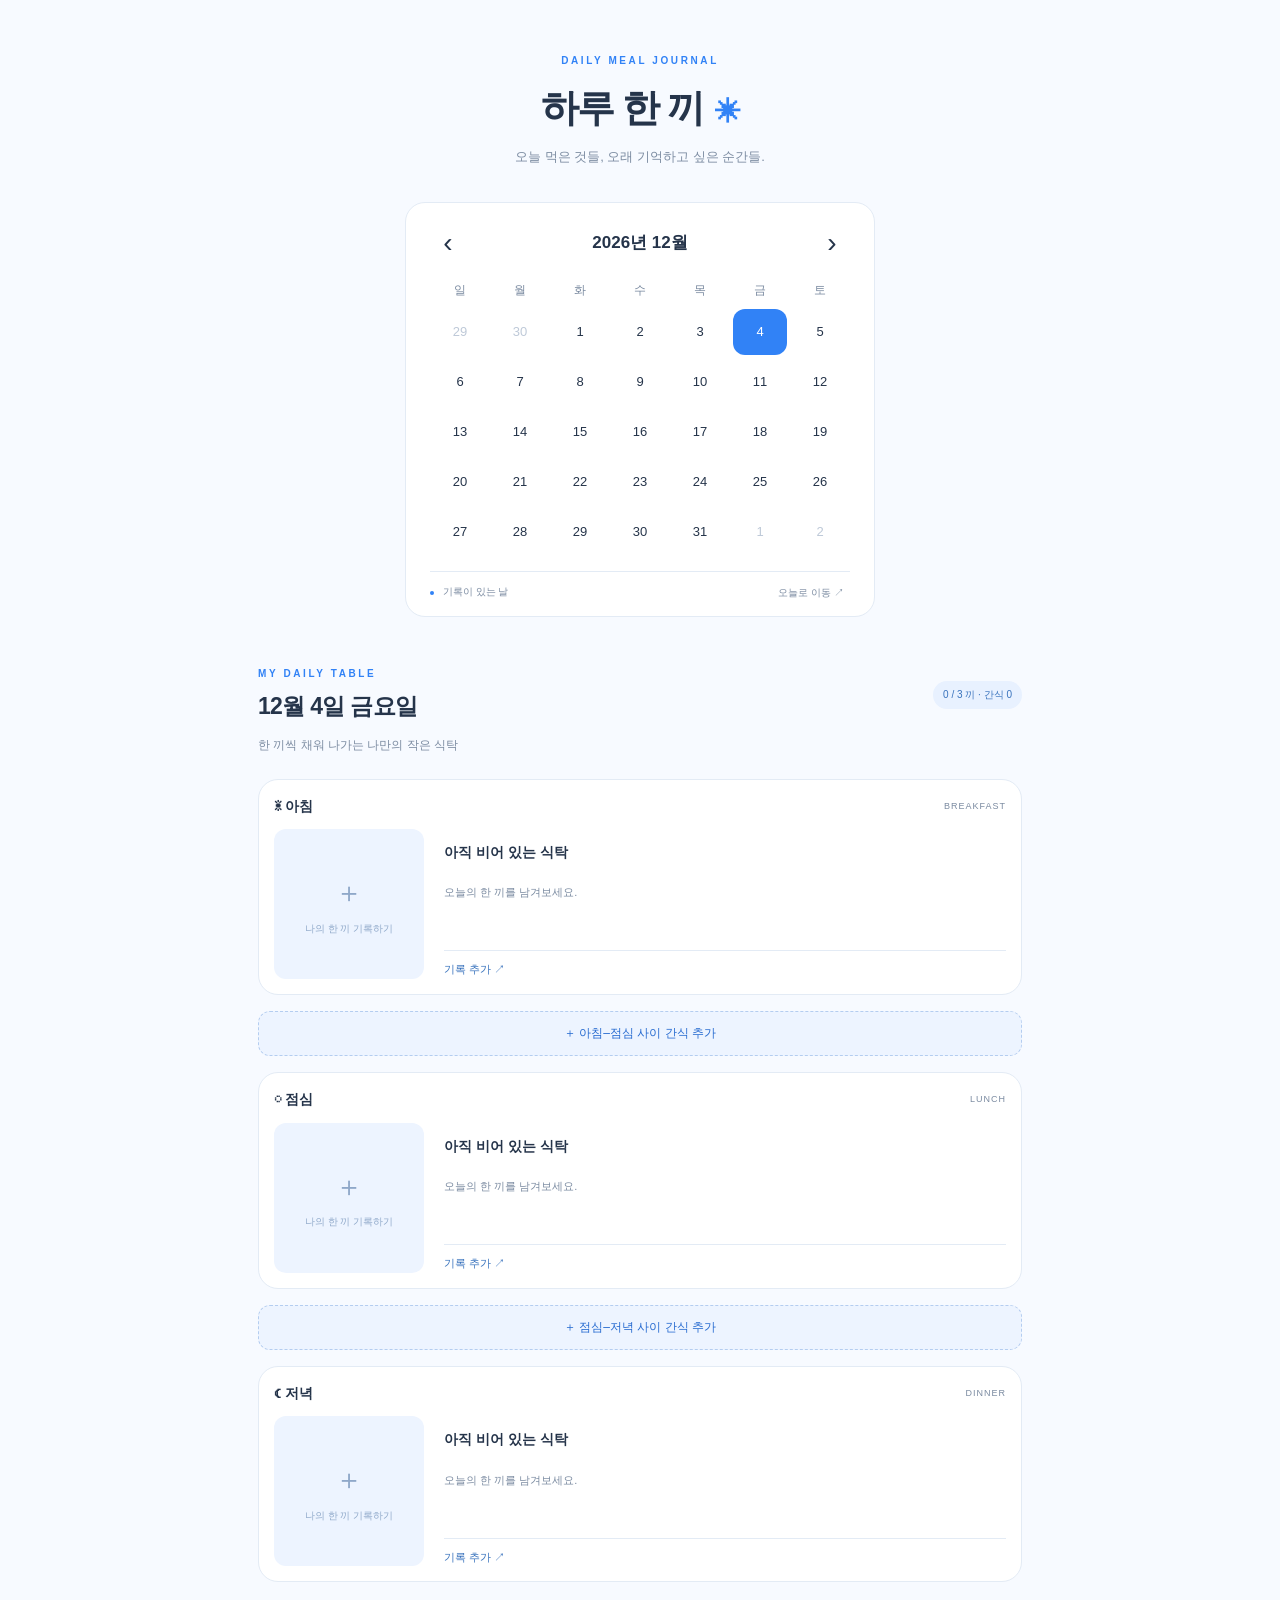
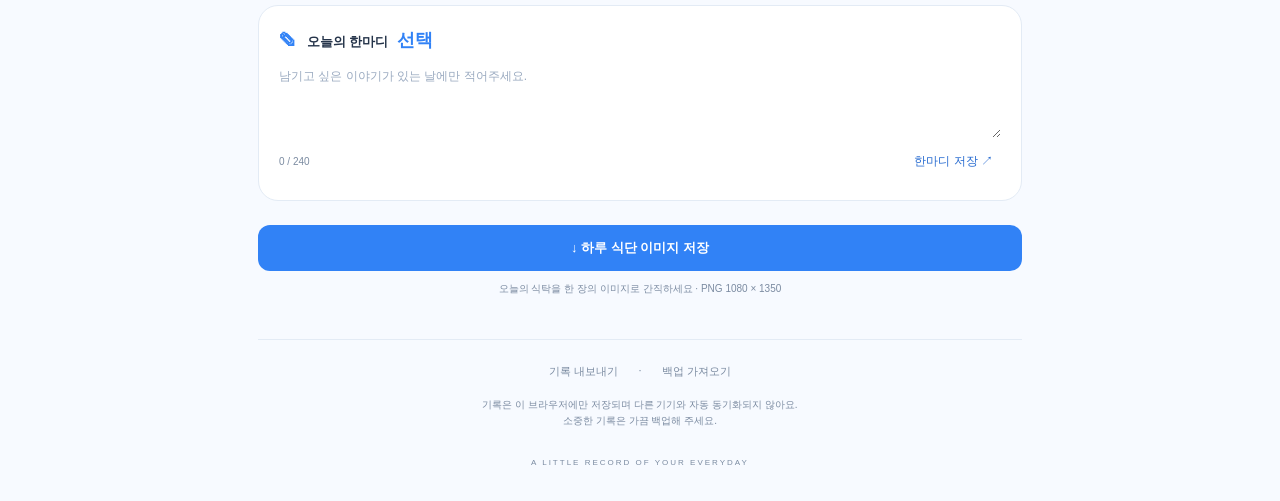
<file: index.html>
<!doctype html>
<html lang="ko">
<head><meta charset="utf-8"><meta name="viewport" content="width=device-width,initial-scale=1"><meta name="theme-color" content="#f7faff"><title>하루 한 끼 · Daily Meal Journal</title><link rel="stylesheet" href="style.css"><script src="app.js" defer></script></head>
<body>
<main>
<header class="masthead"><span class="eyebrow">DAILY MEAL JOURNAL</span><h1>하루 한 끼<span>✳︎</span></h1><p>오늘 먹은 것들, 오래 기억하고 싶은 순간들.</p></header>
<section class="calendar card" aria-label="월별 식단 달력"><div class="month-nav"><button id="prev" aria-label="이전 달">‹</button><h2 id="month"></h2><button id="next" aria-label="다음 달">›</button></div><div class="weekdays" aria-hidden="true"><span>일</span><span>월</span><span>화</span><span>수</span><span>목</span><span>금</span><span>토</span></div><div id="days" class="days"></div><div class="calendar-footer"><span><i></i> 기록이 있는 날</span><button id="today">오늘로 이동 ↗</button></div></section>
<section class="journal"><div class="day-heading"><div><span class="eyebrow">MY DAILY TABLE</span><h2 id="selected-date"></h2></div><span id="meal-count" class="pill">0 / 3 끼 기록</span></div><p class="hint">한 끼씩 채워 나가는 나만의 작은 식탁</p><div id="meals" class="meals"></div>
<section class="note card"><label for="daily-note"><span>✎</span> 오늘의 한마디 <span class="optional">선택</span></label><textarea id="daily-note" maxlength="240" placeholder="남기고 싶은 이야기가 있는 날에만 적어주세요." rows="3"></textarea><div class="note-footer"><span id="note-count">0 / 240</span><button id="save-note" class="text-button">한마디 저장 ↗</button></div></section>
<button id="export-image" class="primary wide">↓ 하루 식단 이미지 저장</button><p class="export-caption">오늘의 식탁을 한 장의 이미지로 간직하세요 · PNG 1080 × 1350</p></section>
<footer><div class="backup-actions"><button id="backup">기록 내보내기</button><span>·</span><button id="restore">백업 가져오기</button><input id="backup-file" type="file" accept="application/json,.json" hidden></div><p>기록은 이 브라우저에만 저장되며 다른 기기와 자동 동기화되지 않아요.<br>소중한 기록은 가끔 백업해 주세요.</p><span class="footer-brand">A LITTLE RECORD OF YOUR EVERYDAY</span></footer>
</main>
<dialog id="meal-dialog"><form id="meal-form"><div class="dialog-heading"><div><span class="eyebrow">A MOMENT AT THE TABLE</span><h2 id="editor-title"></h2></div><button type="button" id="close-dialog" aria-label="닫기">×</button></div><label class="upload" for="photo"><img id="photo-preview" alt="선택한 식사 사진" hidden><span id="upload-label">＋<br>사진 한 장을 골라주세요<small>JPG, PNG, WebP · 최대 15MB</small></span></label><input id="photo" type="file" accept="image/jpeg,image/png,image/webp" hidden><button id="remove-photo" type="button" class="text-button" hidden>사진 제거</button><label for="menu">음식명 / 메뉴 <span class="required">필수</span></label><input id="menu" maxlength="80" placeholder="예: 따뜻한 버섯 리조또" required><label for="memo">메모 <span class="optional">선택</span></label><textarea id="memo" maxlength="300" rows="3" placeholder="어디서, 누구와, 어떤 맛이었나요?"></textarea><div class="editor-actions"><button id="delete-meal" type="button" class="danger">기록 삭제</button><button id="save-meal" type="submit" class="primary">기록 저장</button></div></form></dialog>
<dialog id="image-dialog"><div class="dialog-heading"><h2>오늘의 식탁 이미지</h2><button id="close-image" aria-label="닫기">×</button></div><img id="result-image" alt="하루 식단 이미지"><a id="download-image" class="primary" download>PNG 다운로드</a><button id="share-image" class="text-button" hidden>공유 / 사진에 저장</button><p class="hint">모바일에서 다운로드가 어려우면 이미지를 길게 눌러 저장하세요.</p></dialog>
<div id="status" role="status" aria-live="polite"></div>
</body></html>
</file>
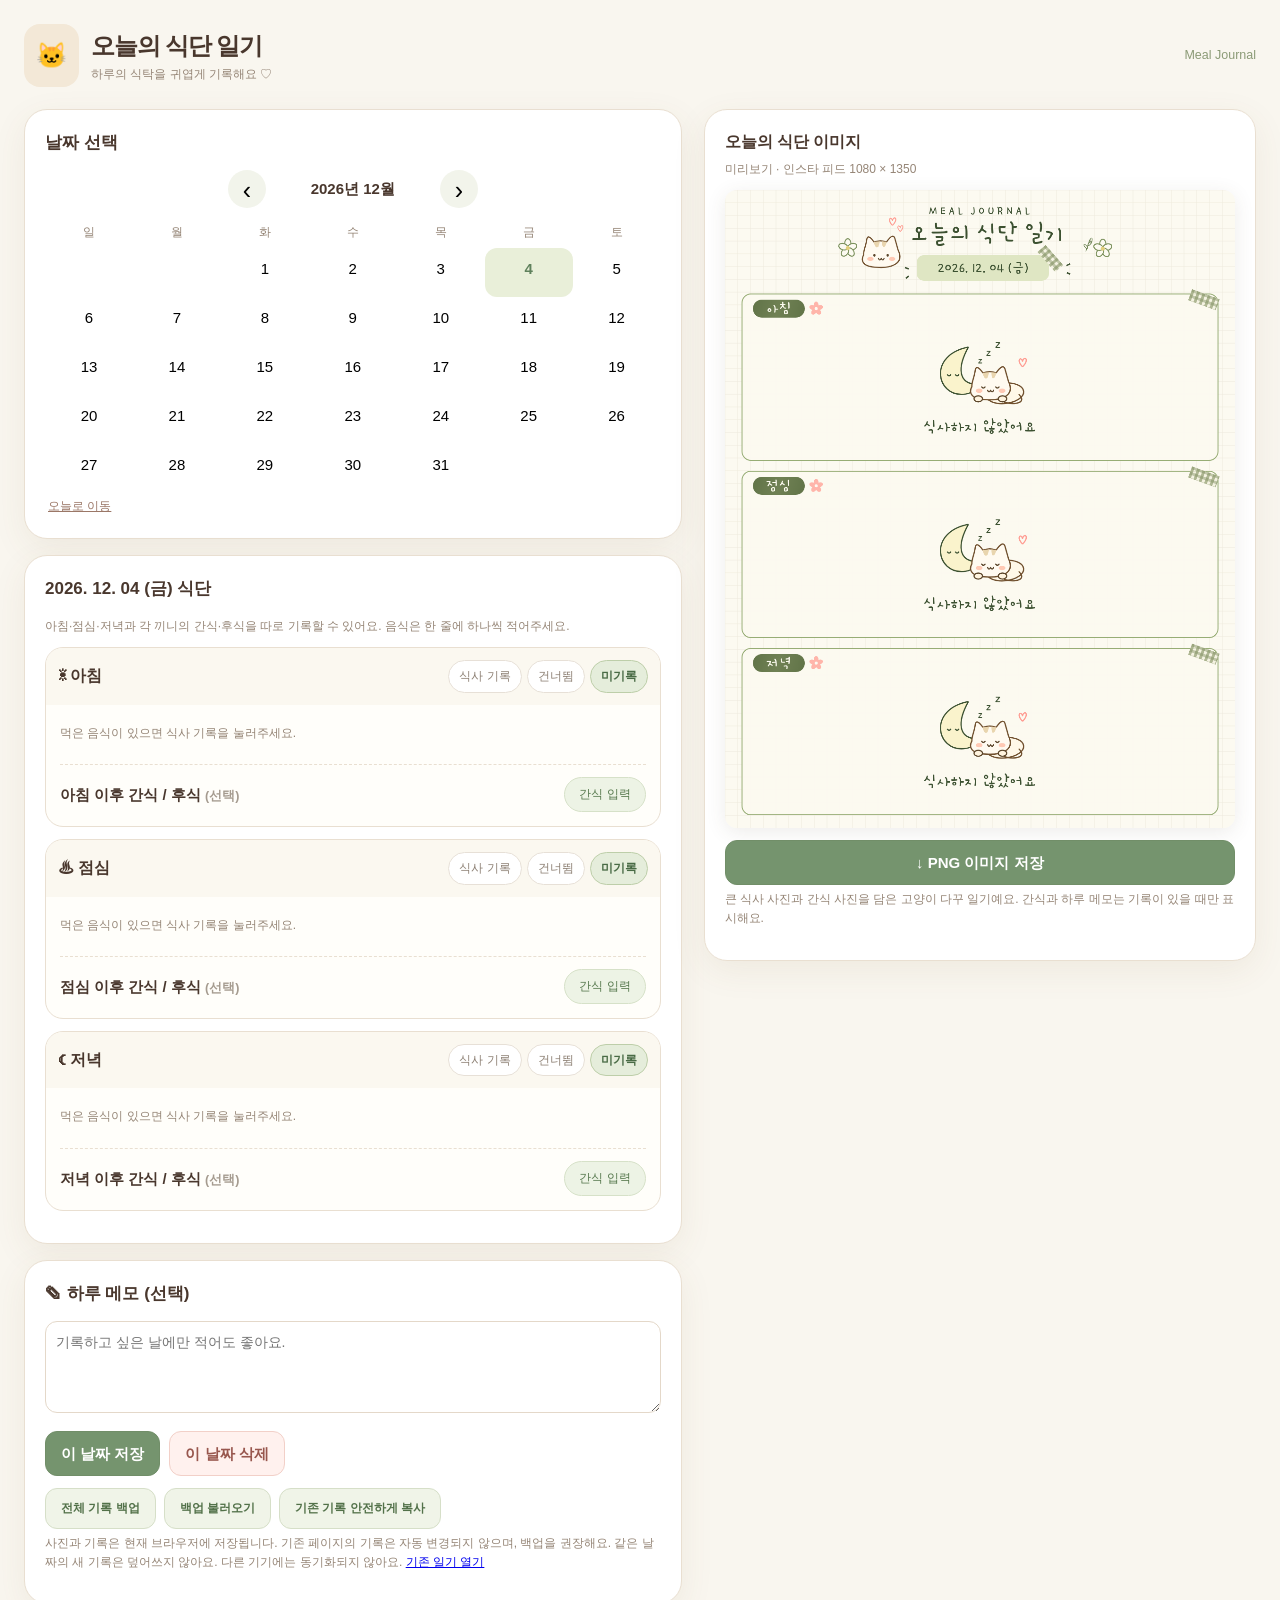
<file: journal/index.html>
<!doctype html>
<html lang="ko"><head><meta charset="utf-8"><meta name="viewport" content="width=device-width,initial-scale=1"><meta name="theme-color" content="#fffaf3"><title>오늘의 식단 일기</title>
<style>
@font-face{font-family:JournalHand;src:url("fonts/GamjaFlower-Regular.woff2") format("woff2");font-weight:700;font-display:swap}

:root{--ink:#49372d;--muted:#958576;--sage:#94a779;--green:#e9efd9;--cream:#fffaf3;--border:#e9dfd1}*{box-sizing:border-box}body{margin:0;background:#f9f6ef;color:var(--ink);font:15px/1.55 -apple-system,BlinkMacSystemFont,"Apple SD Gothic Neo","Malgun Gothic",sans-serif}button,input,textarea{font:inherit}button{cursor:pointer}button:focus-visible,textarea:focus-visible,input:focus-visible{outline:3px solid #a3bc87;outline-offset:2px}main{max-width:1400px;margin:auto;padding:24px}header{display:flex;justify-content:space-between;align-items:center;margin:0 0 22px;gap:10px}h1{margin:0;font-size:24px;letter-spacing:-.05em}header p{margin:0;color:var(--muted);font-size:12px}.logo{display:flex;gap:12px;align-items:center}.logo i{font-style:normal;background:#f3e8d7;padding:12px;border-radius:16px;font-size:25px}.workspace{display:grid;grid-template-columns:minmax(0,1fr) minmax(330px,.84fr);gap:22px;align-items:start}.stack{display:grid;gap:16px}.panel,.preview{background:white;border:1px solid var(--border);border-radius:23px;padding:20px;box-shadow:0 10px 34px #6e543014}.panel h2{font-size:17px;margin:0 0 14px}.sub{font-size:12px;color:var(--muted);margin:5px 0 12px}.nav{display:flex;justify-content:center;align-items:center;gap:22px;margin-bottom:15px}.nav strong{min-width:130px;text-align:center}.nav button{border:0;background:#f2f4eb;border-radius:50%;width:38px;height:38px;font-size:25px}.week,.dates{display:grid;grid-template-columns:repeat(7,1fr);text-align:center}.week{font-size:12px;color:var(--muted);margin-bottom:6px}.dates button{background:none;border:0;border-radius:12px;min-height:49px;display:flex;flex-direction:column;align-items:center;justify-content:center;gap:3px}.dates button.today{color:#5f815c;font-weight:800}.dates button.selected{background:var(--green);font-weight:800}.dot{width:5px;height:5px;border-radius:50%;background:#8ca77c}.meal{border:1px solid var(--border);border-radius:18px;margin:12px 0;overflow:hidden;background:#fffefa}.mealhead{background:#fbf8f0;padding:12px;display:flex;align-items:center;justify-content:space-between;gap:8px}.mealhead strong{font-size:16px}.modes{display:flex;gap:5px;flex-wrap:wrap;justify-content:end}.mode{border:1px solid #e7e0d7;border-radius:20px;background:white;padding:6px 10px;font-size:12px;color:#8d8074}.mode.on{background:#e5eddb;border-color:#bdcea9;color:#496b45;font-weight:750}.mode.skip.on{background:#f8e9e4;color:#985f4d}.mealbody{padding:14px;display:grid;gap:10px}.fields{display:grid;grid-template-columns:1fr 140px;gap:12px}.fieldlabel{font-size:12px;font-weight:750;display:block;margin-bottom:6px}textarea{width:100%;resize:vertical;border:1px solid #e4d8c9;border-radius:12px;padding:10px;min-height:92px;background:white;font-size:14px;color:var(--ink)}.upload{min-height:114px;display:flex;align-items:center;justify-content:center;position:relative;background:#f5efe5;border:1px dashed #d8c7b4;border-radius:13px;overflow:hidden;cursor:pointer;color:#987e6d;font-size:13px;text-align:center}.upload img{position:absolute;inset:0;width:100%;height:100%;object-fit:cover}.upload span{z-index:1;background:#fff9eecc;padding:4px 8px;border-radius:10px}.upload input{position:absolute;inset:0;opacity:0;cursor:pointer;z-index:2;width:100%;height:100%}.small{border:0;background:none;color:#9b7767;text-decoration:underline;font-size:12px;padding:3px}.snackline{display:flex;align-items:center;justify-content:space-between;border-top:1px dashed var(--border);padding-top:12px;gap:10px}.snackline button{border:1px solid #d6e1c8;background:#edf3e5;border-radius:20px;padding:7px 14px;color:#56784d;font-size:12px}.sfields{display:none}.sfields.show{display:grid}.action{display:flex;flex-wrap:wrap;gap:9px}.btn{border:1px solid #d6dfc8;border-radius:12px;padding:10px 15px;background:#f0f4e8;color:#527149;font-weight:700}.btn.primary{border-color:#718e68;background:#75946e;color:white}.btn.danger{background:#fff1ee;color:#98574e;border-color:#f2d0c8}.saveinfo{color:#63855e;font-size:12px;margin:8px 0 0}.preview{position:sticky;top:14px}.preview h2{margin:0 0 4px;font-size:16px}.preview canvas{display:block;width:100%;aspect-ratio:4/5;border-radius:12px;box-shadow:0 4px 20px #4f42301a;background:#fffcf6}.preview .btn{width:100%;margin-top:12px}.footer{color:#9b8c7c;font-size:12px;text-align:center;padding:15px 0}.secondaryactions{display:flex;gap:8px;flex-wrap:wrap;margin-top:12px}.secondaryactions button{font-size:12px}.hidden{display:none!important}@media(max-width:900px){main{padding:14px}.workspace{grid-template-columns:1fr}.preview{position:static;max-width:660px;width:100%;margin:auto}.panel,.preview{padding:15px}}@media(max-width:440px){header h1{font-size:20px}.fields{grid-template-columns:minmax(0,1fr) 110px}.mealhead{flex-wrap:wrap}.upload{min-height:98px}.nav{gap:14px}}
</style></head>
<body><main><header><div class="logo"><i>🐱</i><div><h1>오늘의 식단 일기</h1><p>하루의 식탁을 귀엽게 기록해요 ♡</p></div></div><small style="color:#8b9a76">Meal Journal</small></header><div class="workspace"><section class="stack">
<div class="panel"><h2>날짜 선택</h2><div class="nav"><button id="prev" aria-label="이전 달">‹</button><strong id="month"></strong><button id="next" aria-label="다음 달">›</button></div><div class="week"><span>일</span><span>월</span><span>화</span><span>수</span><span>목</span><span>금</span><span>토</span></div><div class="dates" id="dates"></div><button class="small" id="today">오늘로 이동</button></div>
<div class="panel"><h2 id="heading"></h2><p class="sub">아침·점심·저녁과 각 끼니의 간식·후식을 따로 기록할 수 있어요. 음식은 한 줄에 하나씩 적어주세요.</p><div id="forms"></div></div>
<div class="panel"><h2>✎ 하루 메모 (선택)</h2><textarea id="memo" maxlength="600" placeholder="기록하고 싶은 날에만 적어도 좋아요."></textarea><div class="action" style="margin-top:12px"><button class="btn primary" id="save">이 날짜 저장</button><button class="btn danger" id="clear">이 날짜 삭제</button></div><p class="saveinfo" id="status" role="status"></p><div class="secondaryactions"><button class="btn" id="backup">전체 기록 백업</button><button class="btn" id="restore">백업 불러오기</button><button class="btn" id="legacy">기존 기록 안전하게 복사</button><input id="restorefile" class="hidden" type="file" accept=".json,application/json"></div><p class="sub">사진과 기록은 현재 브라우저에 저장됩니다. 기존 페이지의 기록은 자동 변경되지 않으며, 백업을 권장해요. 같은 날짜의 새 기록은 덮어쓰지 않아요. 다른 기기에는 동기화되지 않아요. <a href="../">기존 일기 열기</a></p></div>
</section><aside class="preview"><h2>오늘의 식단 이미지</h2><p class="sub">미리보기 · 인스타 피드 1080 × 1350</p><canvas id="poster" width="1080" height="1350"></canvas><button class="btn primary" id="download">↓ PNG 이미지 저장</button><button class="btn" id="share-image" type="button" hidden disabled>공유 / 사진에 저장</button><p id="share-status" class="sub" role="status" hidden></p><p class="sub">큰 식사 사진과 간식 사진을 담은 고양이 다꾸 일기예요. 간식과 하루 메모는 기록이 있을 때만 표시해요.</p></aside></div></main>
<script src="journal.js?v=share-20261102" defer></script></body></html>
</file>
<file: style.css>
:root{--paper:#f7faff;--ink:#25344a;--muted:#7b8ba1;--accent:#3182F6;--line:#e3ebf5;--soft:#edf4ff}*{box-sizing:border-box}body{margin:0;background:var(--paper);color:var(--ink);font-family:Arial,'Apple SD Gothic Neo','Malgun Gothic',sans-serif;font-size:14px;line-height:1.6}button,input,textarea{font:inherit}button,a,label.upload{-webkit-tap-highlight-color:transparent}button{cursor:pointer;border:0;background:none;color:inherit}button:disabled{opacity:.5;cursor:wait}button:focus-visible,a:focus-visible{outline:2px solid var(--accent);outline-offset:4px}main{max-width:820px;margin:auto;padding:48px 28px 30px}.masthead{text-align:center;margin-bottom:34px}.eyebrow{font-size:10px;letter-spacing:2.6px;color:var(--accent);font-weight:700}h1{font-size:38px;letter-spacing:-2px;font-weight:600;margin:8px 0}h1 span{color:var(--accent);font-size:26px;margin-left:12px}p{margin:8px 0}.masthead p{color:var(--muted);font-size:13px}.card{border:1px solid var(--line);border-radius:20px;background:#ffffff}.calendar{max-width:470px;margin:0 auto 44px;padding:20px 24px 14px}.month-nav{display:flex;align-items:center;justify-content:space-between;margin-bottom:18px}.month-nav h2{font-size:17px;font-weight:600;margin:0}.month-nav button{font-size:28px;width:36px;height:40px;line-height:1}.weekdays,.days{display:grid;grid-template-columns:repeat(7,minmax(0,1fr));text-align:center}.weekdays{font-size:12px;color:var(--muted);margin-bottom:7px}.days button{height:46px;position:relative;border-radius:12px;margin:2px 3px;font-size:13px}.days button:hover{background:var(--soft)}.days .outside{color:#bec9d8}.days .today{background:#edf1f7}.days .selected{background:var(--accent);color:white}.days .recorded:after{content:'';position:absolute;width:4px;height:4px;border-radius:50%;background:var(--accent);bottom:6px;left:calc(50% - 2px)}.days .selected:after{background:white}.calendar-footer{border-top:1px solid var(--line);margin-top:14px;padding-top:12px;display:flex;justify-content:space-between;font-size:10px;color:var(--muted)}i{display:inline-block;width:4px;height:4px;border-radius:50%;background:var(--accent);margin-right:6px}.day-heading{display:flex;justify-content:space-between;align-items:center}.day-heading h2{font-size:23px;letter-spacing:-.7px;margin:4px 0}.pill{font-size:10px;padding:6px 10px;border-radius:30px;background:#e8f1ff;color:#3973bd}.hint{font-size:12px;color:var(--muted)}.meals{display:grid;grid-template-columns:repeat(3,minmax(0,1fr));gap:16px;margin:23px 0}.meal{padding:15px;min-width:0}.meal-top{display:flex;justify-content:space-between;align-items:center;margin-bottom:12px}.meal-top h3{margin:0;font-size:14px;font-weight:600}.meal-top span{color:var(--muted);font-size:9px;letter-spacing:1px}.photo-area{height:150px;width:100%;border-radius:12px;background:var(--soft);display:flex;flex-direction:column;align-items:center;justify-content:center;overflow:hidden;color:#8fa8c9}.photo-area img{height:100%;width:100%;object-fit:cover}.photo-area .symbol{font-size:28px;font-weight:300}.photo-area small{font-size:10px;margin-top:5px}.meal-name{font-size:14px;margin:12px 0 4px;overflow-wrap:anywhere}.meal-memo{font-size:11px;color:var(--muted);white-space:pre-wrap;overflow-wrap:anywhere;margin:0}.meal-edit{margin-top:14px;font-size:11px;width:100%;border-top:1px solid var(--line);padding:10px 0 0;color:#3973bd}.note{padding:20px;margin-bottom:24px}.note label{font-weight:600;font-size:13px}.note label span{color:var(--accent);font-size:18px;margin-right:6px}textarea,input:not([type=file]){width:100%;border:1px solid var(--line);border-radius:10px;background:#ffffff;padding:12px;color:var(--ink);outline:none}textarea:focus,input:focus{border-color:var(--accent)}textarea{resize:vertical}textarea::placeholder,input::placeholder{color:#9aaac0;font-size:12px}.note textarea{border:0;background:transparent;padding:12px 0 4px;min-height:80px}.note-footer{display:flex;justify-content:space-between;align-items:center;font-size:10px;color:var(--muted)}.text-button{color:#276bd0;font-size:12px;padding:8px}.primary{background:var(--accent);color:white;border-radius:12px;padding:13px 22px;text-align:center;text-decoration:none;display:inline-block;font-size:13px;font-weight:600}.primary:hover{background:#246bd2}.wide{width:100%}.export-caption{text-align:center;color:var(--muted);font-size:10px;margin-top:10px}footer{text-align:center;margin-top:42px;border-top:1px solid var(--line);padding-top:22px;color:var(--muted)}.backup-actions{display:flex;justify-content:center;gap:14px;font-size:11px}footer p{font-size:10px;margin:15px 0 20px}.footer-brand{font-size:8px;letter-spacing:2px}dialog{width:min(460px,calc(100% - 32px));max-height:90dvh;overflow:auto;border:1px solid var(--line);border-radius:22px;padding:24px;background:var(--paper);color:var(--ink)}dialog::backdrop{background:#25344a66;backdrop-filter:blur(3px)}.dialog-heading{display:flex;justify-content:space-between;align-items:center;margin-bottom:16px}.dialog-heading h2{font-size:21px;margin:3px 0}.dialog-heading button{font-size:27px}.upload{display:flex;align-items:center;justify-content:center;text-align:center;cursor:pointer;background:var(--soft);border:1px dashed #b4cdf0;border-radius:14px;height:190px;overflow:hidden;margin-bottom:8px;color:#527cae}.upload img{width:100%;height:100%;object-fit:cover}.upload small{display:block;font-size:10px;margin-top:8px}form>label:not(.upload){display:block;margin:16px 0 6px;font-size:12px;font-weight:600}.required,.optional{font-size:10px;color:var(--muted);margin-left:5px}.editor-actions{display:flex;justify-content:space-between;gap:12px;margin-top:20px}.danger{color:#ba6355;font-size:12px}#status{position:fixed;bottom:24px;left:50%;transform:translateX(-50%);max-width:calc(100% - 32px);width:max-content;background:var(--ink);color:white;border-radius:12px;padding:12px 20px;font-size:12px;box-shadow:0 4px 20px #0002;z-index:10;display:none}#result-image{width:100%;border-radius:12px;margin-bottom:16px}#image-dialog .primary{width:100%}#share-image{width:100%}[hidden]{display:none!important}@media(max-width:600px){main{padding:30px 18px}.masthead{margin-bottom:26px}h1{font-size:32px}.calendar{padding:16px;margin-bottom:32px}.days button{height:42px;margin:2px}.day-heading h2{font-size:20px}.meals{grid-template-columns:1fr;gap:12px;margin-top:18px}.meal{display:grid;grid-template-columns:102px 1fr;column-gap:15px;padding:14px}.meal-top{grid-column:1/-1;margin-bottom:10px}.photo-area{height:100px;grid-column:1;grid-row:2/5}.meal-name{grid-column:2;margin:2px 0 3px;align-self:start}.meal-memo{grid-column:2}.meal-edit{grid-column:2;text-align:left;margin-top:8px;align-self:end}.note{padding:16px}.export-caption{font-size:9px}.pill{font-size:9px;padding:5px 8px}}

/* Meals follow their chronological order, with optional snack slots in between. */
.meals{grid-template-columns:1fr}.meal{display:grid;grid-template-columns:150px 1fr;column-gap:20px}.meal-top{grid-column:1/-1}.photo-area{grid-column:1;grid-row:2/5}.meal-name,.meal-memo,.meal-edit{grid-column:2}.meal-edit{text-align:left;align-self:end}.snack-add{border:1px dashed #b4cdf0;border-radius:12px;padding:12px;background:#edf4ff;color:#276bd0;font-size:12px}.snack-add:hover{background:#e3eeff}@media(max-width:600px){.meal{grid-template-columns:102px 1fr;column-gap:15px}}
</file>
